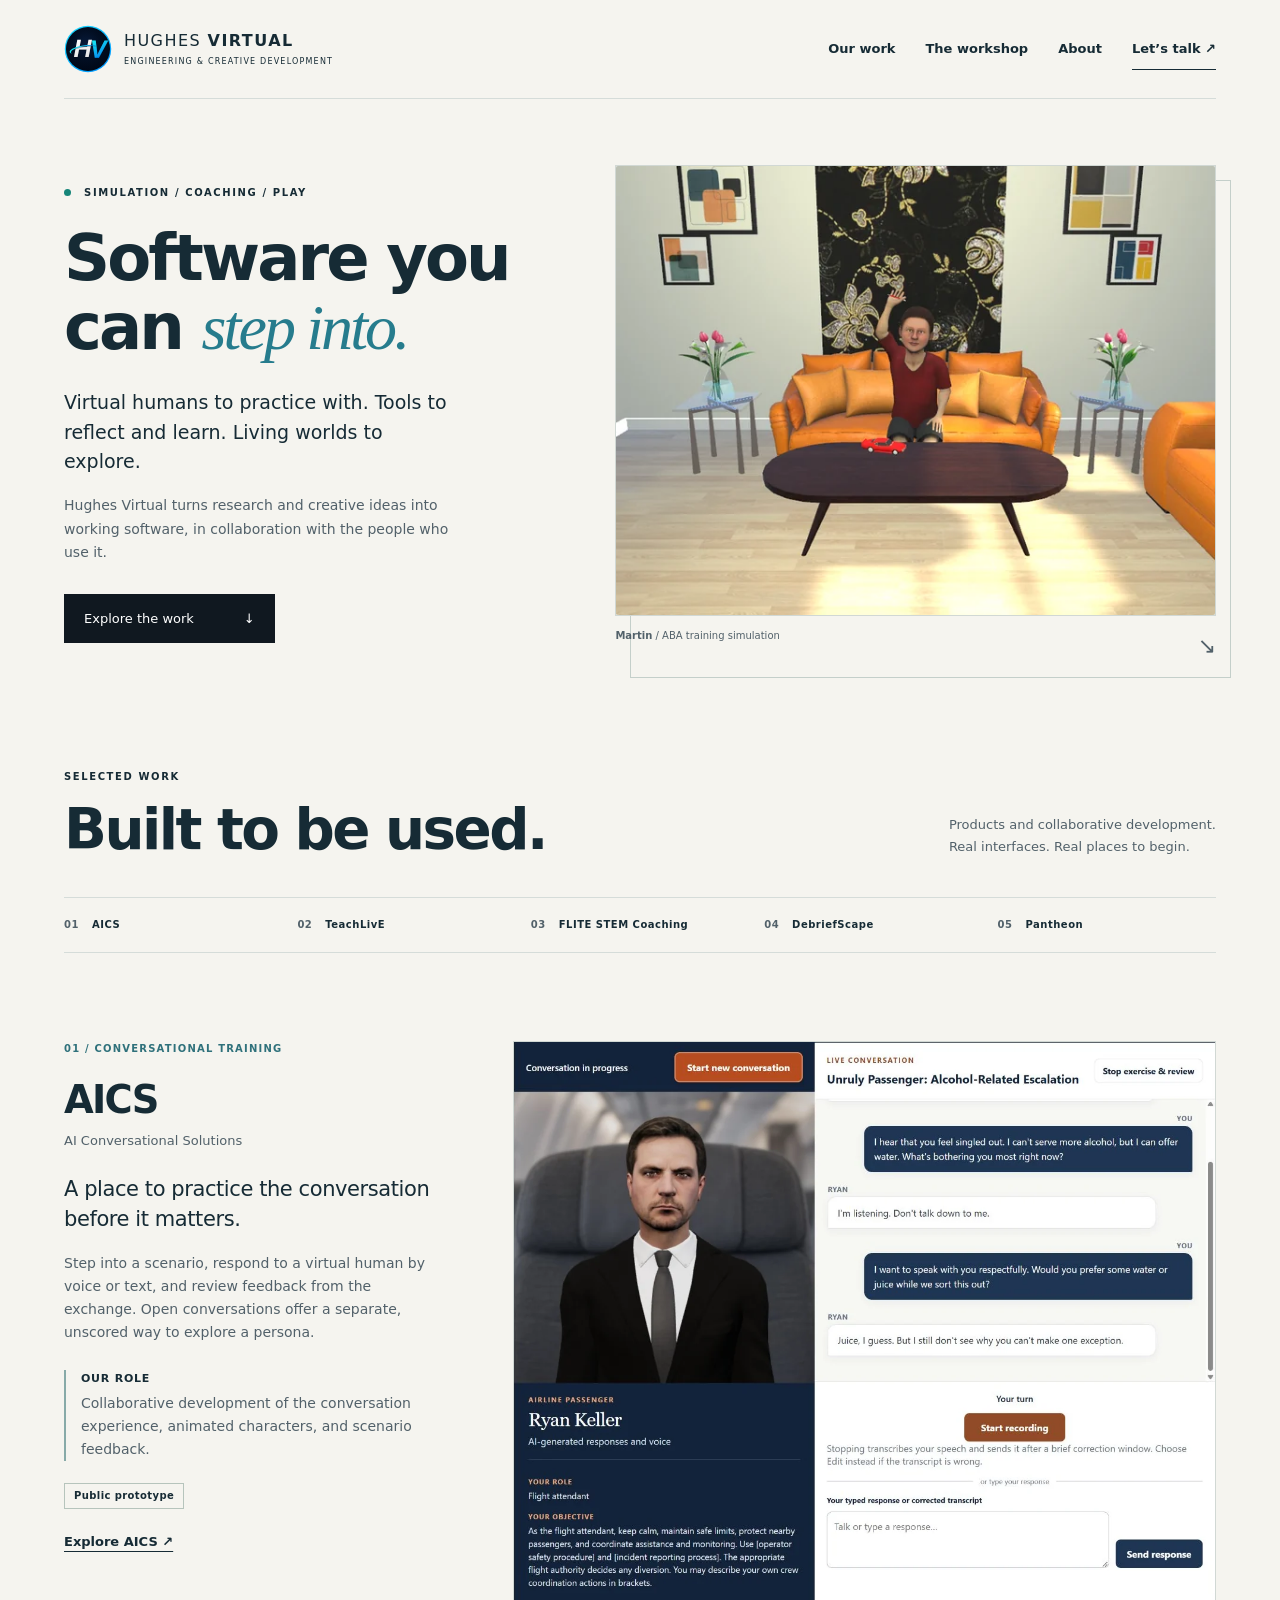
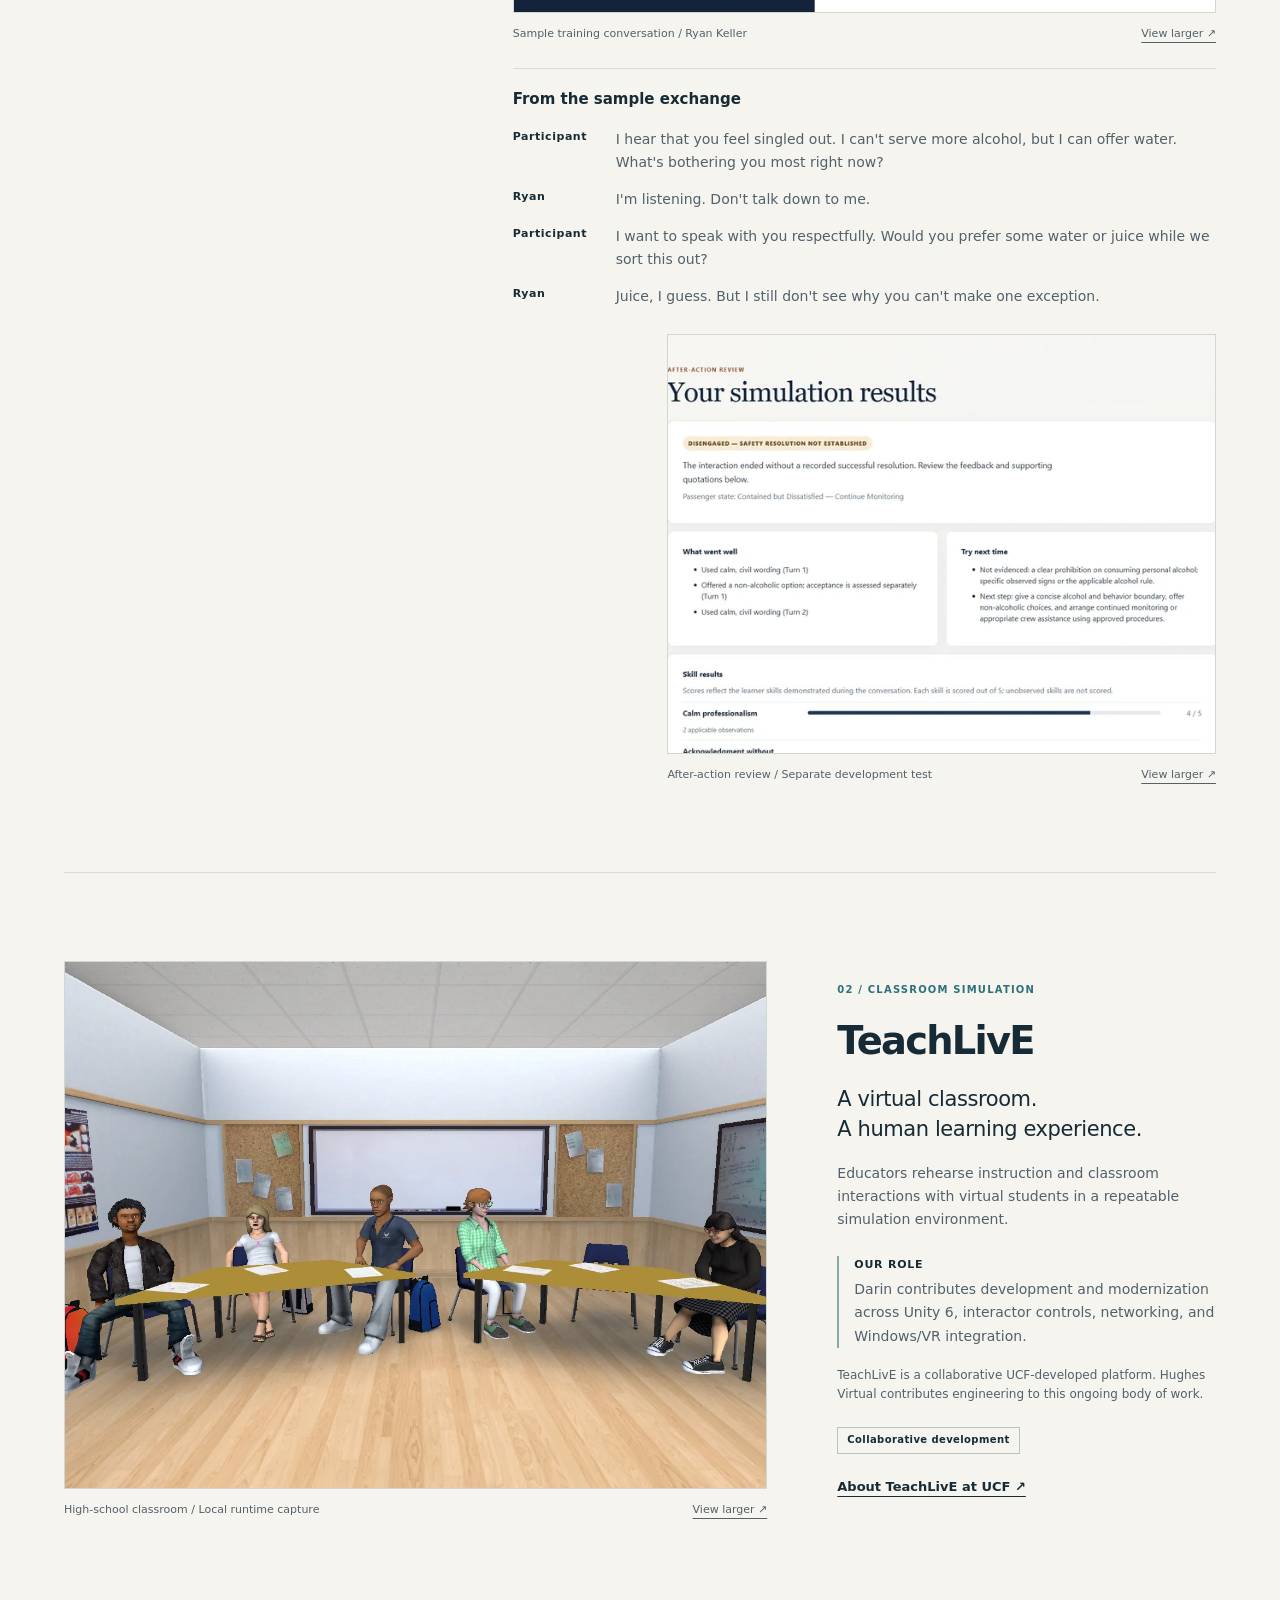
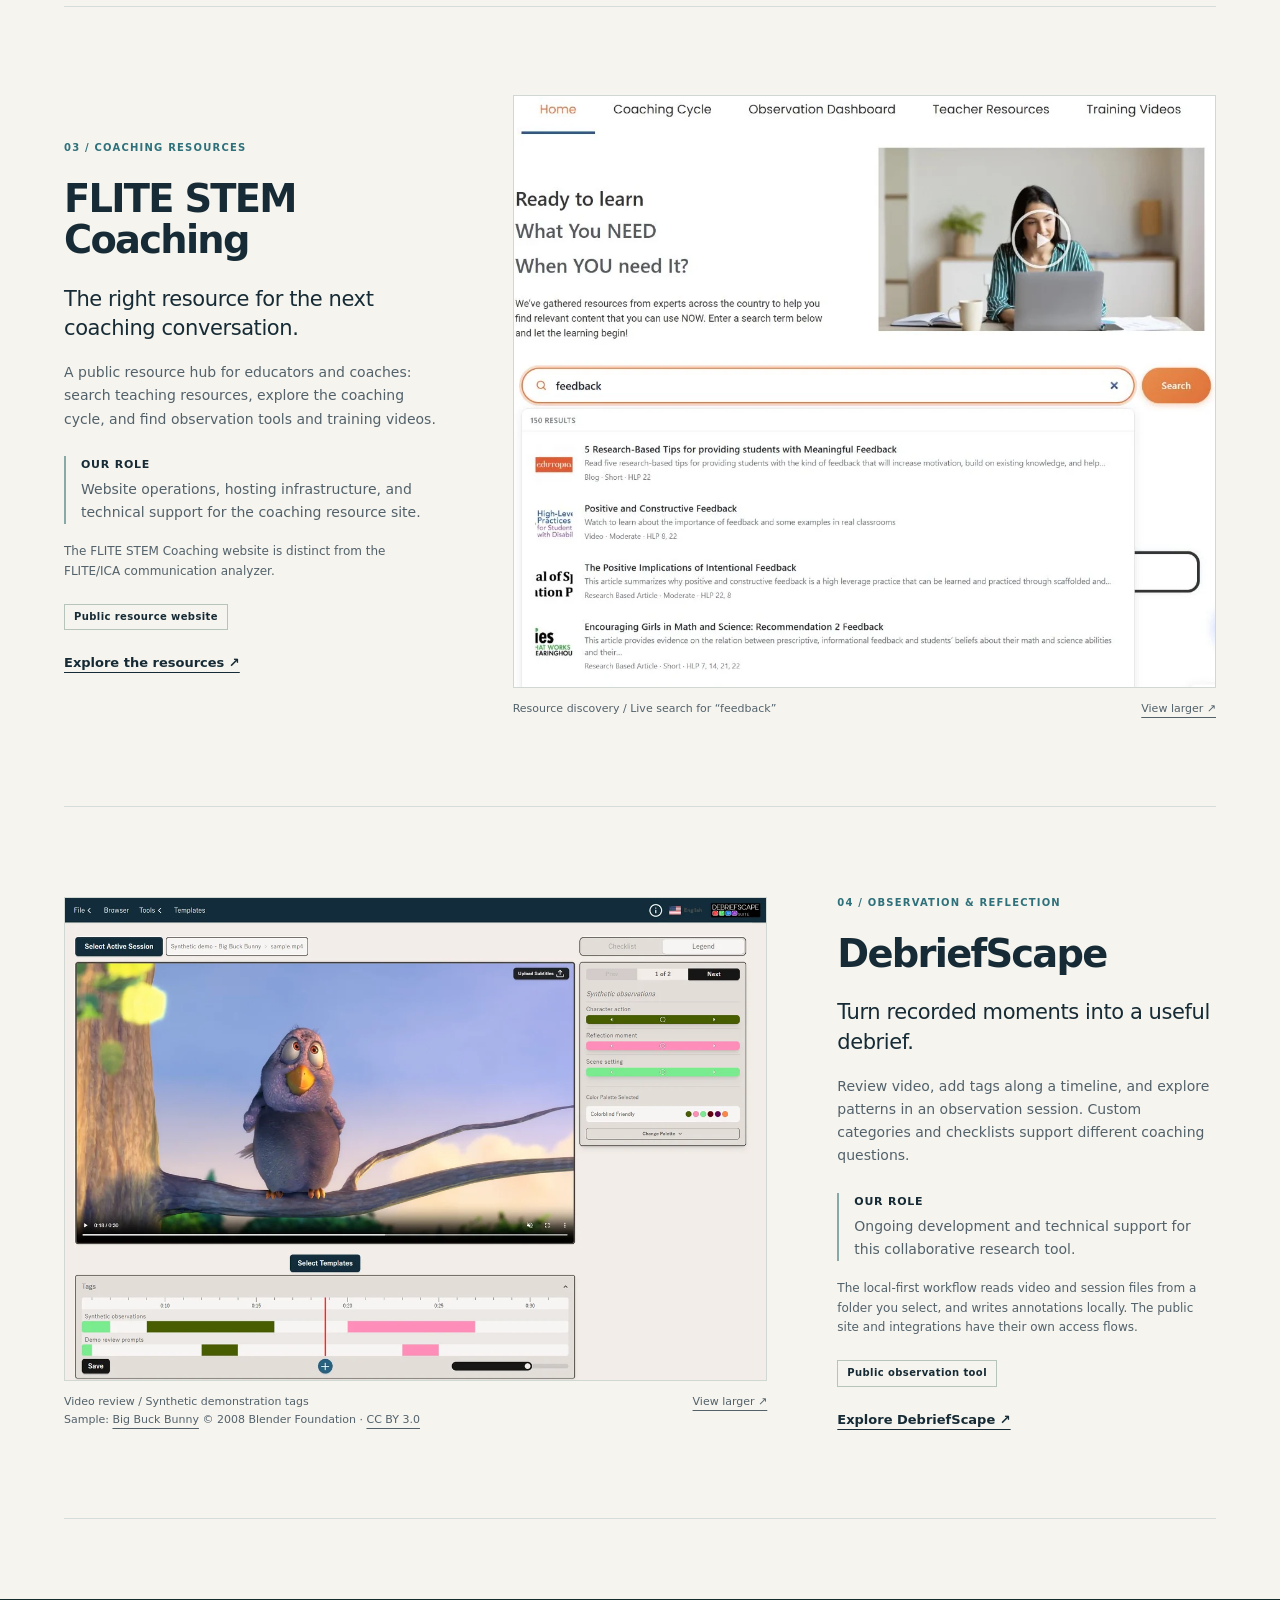
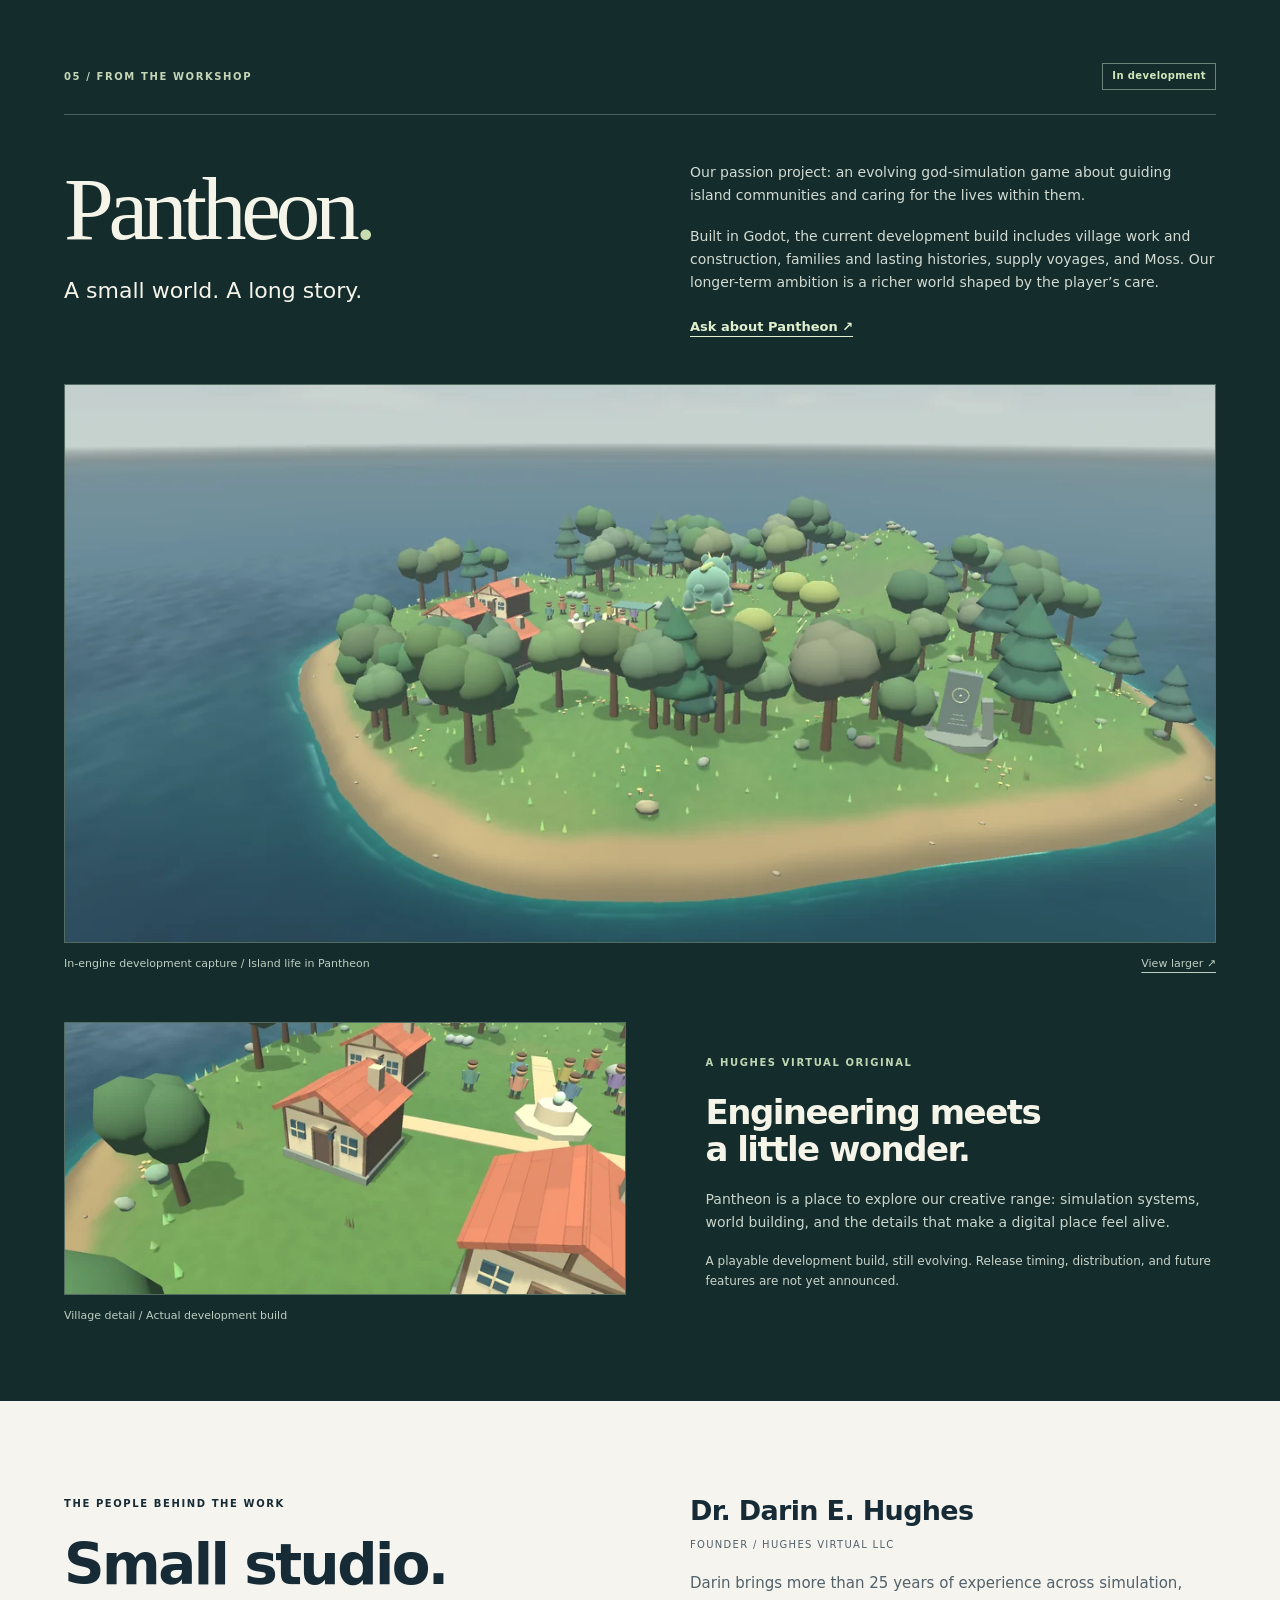
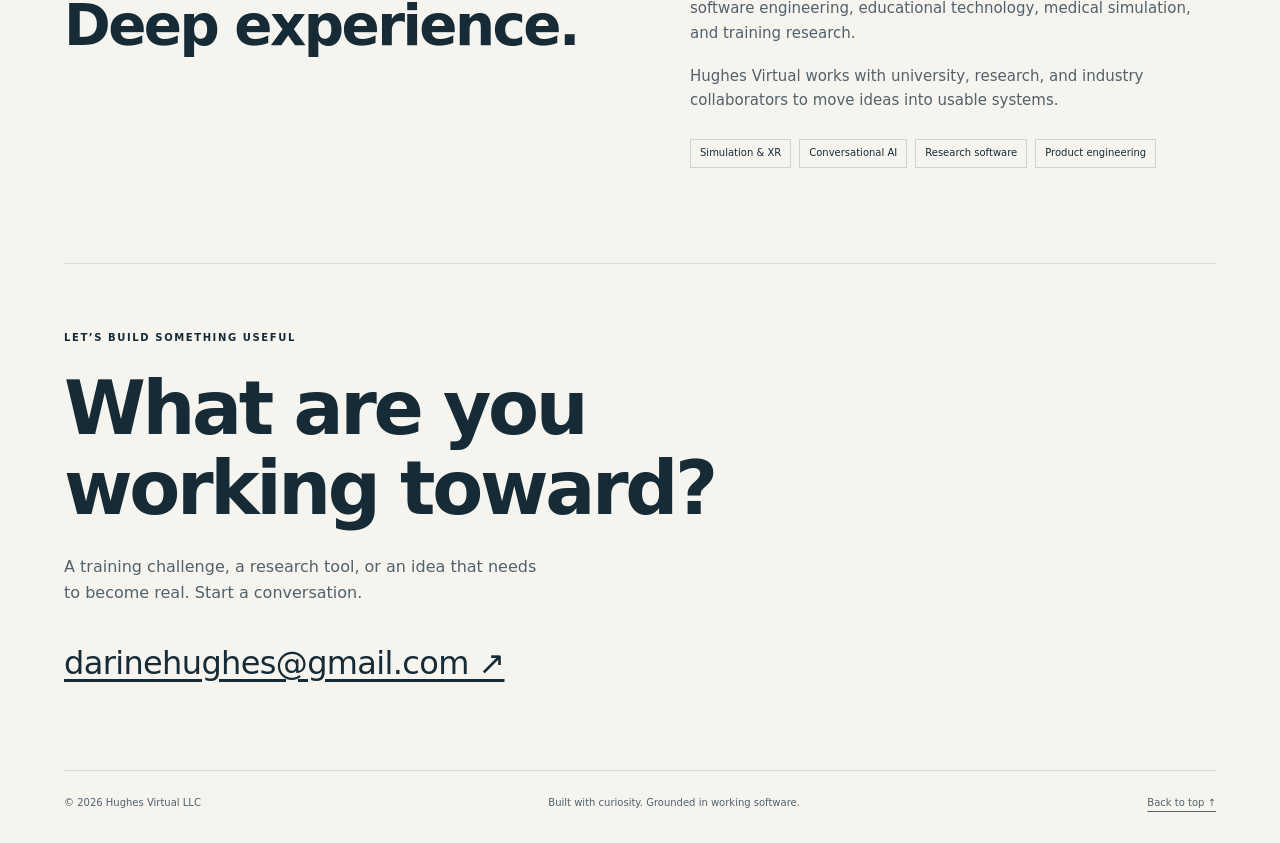
<file: index.html>
<!doctype html>
<html lang="en">
  <head>
    <meta charset="utf-8" />
    <meta name="viewport" content="width=device-width, initial-scale=1" />
    <title>Hughes Virtual | Working software. Human possibility.</title>
    <meta
      name="description"
      content="Explore working software from Hughes Virtual: AICS conversational training, TeachLivE development, FLITE STEM Coaching support, DebriefScape, and Pantheon, a god-simulation game in development."
    />
    <meta name="theme-color" content="#101820" />
    <link rel="canonical" href="https://darinehughes.github.io/" />
    <meta property="og:type" content="website" />
    <meta
      property="og:title"
      content="Hughes Virtual — Working software. Human possibility."
    />
    <meta
      property="og:description"
      content="Simulation, coaching tools, and worlds worth exploring. See the software we help build."
    />
    <meta property="og:url" content="https://darinehughes.github.io/" />
    <meta
      property="og:image"
      content="https://darinehughes.github.io/assets/social-preview.jpg"
    />
    <meta property="og:image:width" content="1200" />
    <meta property="og:image:height" content="630" />
    <meta
      property="og:image:alt"
      content="Hughes Virtual: a TeachLivE virtual classroom and an island in Pantheon."
    />
    <meta name="twitter:card" content="summary_large_image" />
    <link rel="icon" href="favicon.svg" type="image/svg+xml" />
    <link rel="apple-touch-icon" href="apple-touch-icon.png" />
    <link rel="stylesheet" href="assets/site.css" />
  </head>
  <body>
    <a class="skip" href="#main">Skip to content</a>
    <header class="site-header wrap">
      <a class="brand" href="#top" aria-label="Hughes Virtual home"
        ><img src="assets/hv-logo.svg" width="48" height="48" alt="" /><span
          >HUGHES <strong>VIRTUAL</strong
          ><small>ENGINEERING &amp; CREATIVE DEVELOPMENT</small></span
        ></a
      >
      <nav aria-label="Main navigation">
        <a href="#work">Our work</a><a href="#workshop">The workshop</a
        ><a href="#about">About</a
        ><a class="nav-contact" href="#contact">Let’s talk ↗</a>
      </nav>
    </header>
    <main id="main" tabindex="-1">
      <section class="hero wrap" id="top" aria-labelledby="hero-title">
        <div class="hero-copy">
          <p class="eyebrow">
            <span class="signal" aria-hidden="true"></span> SIMULATION /
            COACHING / PLAY
          </p>
          <h1 id="hero-title">Software you<br />can <em>step into.</em></h1>
          <p class="lede">
            Virtual humans to practice with. Tools to reflect and learn. Living
            worlds to explore.
          </p>
          <p>
            Hughes Virtual turns research and creative ideas into working
            software, in collaboration with the people who use it.
          </p>
          <a class="button" href="#work"
            >Explore the work <span aria-hidden="true">↓</span></a
          >
        </div>
        <figure class="hero-figure">
          <a
            class="image-link"
            href="#teachlive"
            aria-label="Explore our TeachLivE ABA development work"
            ><img
              src="assets/projects/martin-aba-920.webp"
              srcset="
                assets/projects/martin-aba-640.webp 640w,
                assets/projects/martin-aba-920.webp 920w
              "
              sizes="(max-width:760px) 90vw, 50vw"
              width="920"
              height="690"
              fetchpriority="high"
              alt="Martin raising a hand in the TeachLivE ABA training simulation, seated behind a table with a toy car in a furnished room."
          /></a>
          <figcaption>
            <span><b>Martin</b> / ABA training simulation</span
            ><a href="#teachlive" aria-label="Read about TeachLivE">↘</a>
          </figcaption>
        </figure>
      </section>
      <section class="work wrap" id="work" aria-labelledby="work-title">
        <div class="section-heading">
          <div>
            <p class="eyebrow">SELECTED WORK</p>
            <h2 id="work-title">Built to be used.</h2>
          </div>
          <p>
            Products and collaborative development.<br />Real interfaces. Real
            places to begin.
          </p>
        </div>
        <nav class="project-index" aria-label="Project navigation">
          <a href="#aics">01 <span>AICS</span></a
          ><a href="#teachlive">02 <span>TeachLivE</span></a
          ><a href="#flite">03 <span>FLITE STEM Coaching</span></a
          ><a href="#debriefscape">04 <span>DebriefScape</span></a
          ><a href="#workshop">05 <span>Pantheon</span></a>
        </nav>
        <article class="project" id="aics" aria-labelledby="aics-title">
          <div class="project-copy">
            <p class="project-number">01 / CONVERSATIONAL TRAINING</p>
            <h3 id="aics-title">AICS</h3>
            <p class="subtitle">AI Conversational Solutions</p>
            <p class="project-summary">
              A place to practice the conversation before it matters.
            </p>
            <p>
              Step into a scenario, respond to a virtual human by voice or text,
              and review feedback from the exchange. Open conversations offer a
              separate, unscored way to explore a persona.
            </p>
            <p class="contribution">
              <b>Our role</b> Collaborative development of the conversation
              experience, animated characters, and scenario feedback.
            </p>
            <span class="status">Public prototype</span
            ><a class="text-link" href="https://aics-sim.com/"
              >Explore AICS ↗</a
            >
          </div>
          <div class="project-images">
            <figure>
              <a
                class="image-link"
                href="assets/projects/aics-3d-1280.webp"
                aria-label="Open full AICS 3D screenshot"
                ><img
                  src="assets/projects/aics-3d-1280.webp"
                  srcset="
                    assets/projects/aics-3d-640.webp   640w,
                    assets/projects/aics-3d-1280.webp 1180w
                  "
                  sizes="(max-width:760px) 90vw, 58vw"
                  width="1180"
                  height="959"
                  loading="lazy"
                  decoding="async"
                  alt="Ryan Keller in the AICS 3D airline-passenger scenario beside an actual sample training conversation about respect, safe limits, and offering water or juice."
              /></a>
              <figcaption>
                <span>Sample training conversation / Ryan Keller</span
                ><a href="assets/projects/aics-3d-1280.webp">View larger ↗</a>
              </figcaption>
            </figure>
            <div
              class="sample-transcript"
              role="group"
              aria-labelledby="aics-excerpt-title"
            >
              <h4 id="aics-excerpt-title">From the sample exchange</h4>
              <dl>
                <dt>Participant</dt>
                <dd>
                  I hear that you feel singled out. I can't serve more alcohol,
                  but I can offer water. What's bothering you most right now?
                </dd>
                <dt>Ryan</dt>
                <dd>I'm listening. Don't talk down to me.</dd>
                <dt>Participant</dt>
                <dd>
                  I want to speak with you respectfully. Would you prefer some
                  water or juice while we sort this out?
                </dd>
                <dt>Ryan</dt>
                <dd>
                  Juice, I guess. But I still don't see why you can't make one
                  exception.
                </dd>
              </dl>
            </div>
            <figure class="feedback">
              <a
                class="image-link"
                href="assets/projects/aics-feedback-1280.webp"
                aria-label="Open full AICS feedback screenshot"
                ><img
                  src="assets/projects/aics-feedback-640.webp"
                  srcset="
                    assets/projects/aics-feedback-640.webp   640w,
                    assets/projects/aics-feedback-1280.webp 1175w
                  "
                  sizes="(max-width:760px) 90vw, 40vw"
                  width="1175"
                  height="900"
                  loading="lazy"
                  decoding="async"
                  alt="AICS after-action review from a development test, showing strengths, next steps, and skill results."
              /></a>
              <figcaption>
                <span>After-action review / Separate development test</span
                ><a href="assets/projects/aics-feedback-1280.webp"
                  >View larger ↗</a
                >
              </figcaption>
            </figure>
          </div>
        </article>
        <article
          class="project reverse"
          id="teachlive"
          aria-labelledby="teachlive-title"
        >
          <div class="project-copy">
            <p class="project-number">02 / CLASSROOM SIMULATION</p>
            <h3 id="teachlive-title">TeachLivE</h3>
            <p class="project-summary">
              A virtual classroom.<br />A human learning experience.
            </p>
            <p>
              Educators rehearse instruction and classroom interactions with
              virtual students in a repeatable simulation environment.
            </p>
            <p class="contribution">
              <b>Our role</b> Darin contributes development and modernization
              across Unity 6, interactor controls, networking, and Windows/VR
              integration.
            </p>
            <p class="credit">
              TeachLivE is a collaborative UCF-developed platform. Hughes
              Virtual contributes engineering to this ongoing body of work.
            </p>
            <span class="status">Collaborative development</span
            ><a
              class="text-link"
              href="https://www.ucf.edu/research/research-project/teachlive/"
              >About TeachLivE at UCF ↗</a
            >
          </div>
          <figure>
            <a
              class="image-link"
              href="assets/projects/teachlive-1280.webp"
              aria-label="Open full TeachLivE classroom screenshot"
              ><img
                src="assets/projects/teachlive-1280.webp"
                srcset="
                  assets/projects/teachlive-640.webp   640w,
                  assets/projects/teachlive-1280.webp 1200w
                "
                sizes="(max-width:760px) 90vw, 58vw"
                width="1200"
                height="900"
                loading="lazy"
                decoding="async"
                alt="TeachLivE high-school classroom running in a local Unity build, with five virtual students at tables."
            /></a>
            <figcaption>
              <span>High-school classroom / Local runtime capture</span
              ><a href="assets/projects/teachlive-1280.webp">View larger ↗</a>
            </figcaption>
          </figure>
        </article>
        <article class="project" id="flite" aria-labelledby="flite-title">
          <div class="project-copy">
            <p class="project-number">03 / COACHING RESOURCES</p>
            <h3 id="flite-title">FLITE STEM<br />Coaching</h3>
            <p class="project-summary">
              The right resource for the next coaching conversation.
            </p>
            <p>
              A public resource hub for educators and coaches: search teaching
              resources, explore the coaching cycle, and find observation tools
              and training videos.
            </p>
            <p class="contribution">
              <b>Our role</b> Website operations, hosting infrastructure, and
              technical support for the coaching resource site.
            </p>
            <p class="credit">
              The FLITE STEM Coaching website is distinct from the FLITE/ICA
              communication analyzer.
            </p>
            <span class="status">Public resource website</span
            ><a class="text-link" href="https://flitestemcoaching.org/"
              >Explore the resources ↗</a
            >
          </div>
          <figure>
            <a
              class="image-link"
              href="assets/projects/flite-1280.webp"
              aria-label="Open full FLITE STEM Coaching screenshot"
              ><img
                src="assets/projects/flite-1280.webp"
                srcset="
                  assets/projects/flite-640.webp   640w,
                  assets/projects/flite-1280.webp 1127w
                "
                sizes="(max-width:760px) 90vw, 58vw"
                width="1127"
                height="950"
                loading="lazy"
                decoding="async"
                alt="FLITE STEM Coaching resource suggestions for feedback, including articles and videos with practice and duration labels."
            /></a>
            <figcaption>
              <span>Resource discovery / Live search for “feedback”</span
              ><a href="assets/projects/flite-1280.webp">View larger ↗</a>
            </figcaption>
          </figure>
        </article>
        <article
          class="project reverse"
          id="debriefscape"
          aria-labelledby="ds-title"
        >
          <div class="project-copy">
            <p class="project-number">04 / OBSERVATION &amp; REFLECTION</p>
            <h3 id="ds-title">DebriefScape</h3>
            <p class="project-summary">
              Turn recorded moments into a useful debrief.
            </p>
            <p>
              Review video, add tags along a timeline, and explore patterns in
              an observation session. Custom categories and checklists support
              different coaching questions.
            </p>
            <p class="contribution">
              <b>Our role</b> Ongoing development and technical support for this
              collaborative research tool.
            </p>
            <p class="credit">
              The local-first workflow reads video and session files from a
              folder you select, and writes annotations locally. The public site
              and integrations have their own access flows.
            </p>
            <span class="status">Public observation tool</span
            ><a class="text-link" href="https://debriefscape.org/"
              >Explore DebriefScape ↗</a
            >
          </div>
          <figure>
            <a
              class="image-link"
              href="assets/projects/debriefscape-1920.webp"
              aria-label="Open full DebriefScape interface screenshot"
              ><img
                src="assets/projects/debriefscape-1280.webp"
                srcset="
                  assets/projects/debriefscape-640.webp   640w,
                  assets/projects/debriefscape-1280.webp 1280w,
                  assets/projects/debriefscape-1920.webp 1920w
                "
                sizes="(max-width:760px) 90vw, 58vw"
                width="1280"
                height="881"
                loading="lazy"
                decoding="async"
                alt="DebriefScape video review showing an animated Big Buck Bunny sample frame, synthetic annotation tracks, and the tag legend; no participant data."
            /></a>
            <figcaption>
              <span
                >Video review / Synthetic demonstration tags<br />
                Sample:
                <a href="https://peach.blender.org/about/">Big Buck Bunny</a> ©
                2008 Blender Foundation ·
                <a href="https://creativecommons.org/licenses/by/3.0/"
                  >CC BY 3.0</a
                ></span
              ><a href="assets/projects/debriefscape-1920.webp"
                >View larger ↗</a
              >
            </figcaption>
          </figure>
        </article>
      </section>
      <section class="workshop" id="workshop" aria-labelledby="pantheon-title">
        <div class="wrap">
          <div class="workshop-heading">
            <p class="eyebrow">05 / FROM THE WORKSHOP</p>
            <span class="status">In development</span>
          </div>
          <div class="workshop-intro">
            <div>
              <h2 id="pantheon-title">
                Pantheon<span aria-hidden="true">.</span>
              </h2>
              <p class="workshop-tagline">A small world. A long story.</p>
            </div>
            <div>
              <p>
                Our passion project: an evolving god-simulation game about
                guiding island communities and caring for the lives within them.
              </p>
              <p>
                Built in Godot, the current development build includes village
                work and construction, families and lasting histories, supply
                voyages, and Moss. Our longer-term ambition is a richer world
                shaped by the player’s care.
              </p>
              <a
                class="text-link"
                href="mailto:darinehughes@gmail.com?subject=Pantheon%20development%20demo"
                >Ask about Pantheon ↗</a
              >
            </div>
          </div>
          <figure class="landscape">
            <a
              class="image-link"
              href="assets/projects/pantheon-1920.webp"
              aria-label="Open full Pantheon island screenshot"
              ><img
                src="assets/projects/pantheon-1920.webp"
                srcset="
                  assets/projects/pantheon-640.webp   640w,
                  assets/projects/pantheon-1280.webp 1280w,
                  assets/projects/pantheon-1920.webp 1920w
                "
                sizes="90vw"
                width="1920"
                height="930"
                loading="lazy"
                decoding="async"
                alt="In-engine Pantheon view of a wooded island with cottages, villagers, Moss, and blue coastal water."
            /></a>
            <figcaption>
              <span
                >In-engine development capture / Island life in Pantheon</span
              ><a href="assets/projects/pantheon-1920.webp">View larger ↗</a>
            </figcaption>
          </figure>
          <div class="workshop-detail">
            <figure>
              <a
                class="image-link"
                href="assets/projects/pantheon-village-1920.webp"
                aria-label="Open Pantheon village detail screenshot"
                ><img
                  src="assets/projects/pantheon-village-1280.webp"
                  srcset="
                    assets/projects/pantheon-village-640.webp   640w,
                    assets/projects/pantheon-village-1280.webp 1280w
                  "
                  sizes="(max-width:760px) 90vw, 43vw"
                  width="1920"
                  height="930"
                  loading="lazy"
                  decoding="async"
                  alt="Closer in-engine view of Pantheon’s cottages and villagers around a village monument."
              /></a>
              <figcaption>Village detail / Actual development build</figcaption>
            </figure>
            <div>
              <p class="eyebrow">A HUGHES VIRTUAL ORIGINAL</p>
              <h3>Engineering meets<br />a little wonder.</h3>
              <p>
                Pantheon is a place to explore our creative range: simulation
                systems, world building, and the details that make a digital
                place feel alive.
              </p>
              <p class="credit">
                A playable development build, still evolving. Release timing,
                distribution, and future features are not yet announced.
              </p>
            </div>
          </div>
        </div>
      </section>
      <section class="about wrap" id="about" aria-labelledby="about-title">
        <div>
          <p class="eyebrow">THE PEOPLE BEHIND THE WORK</p>
          <h2 id="about-title">Small studio.<br />Deep experience.</h2>
        </div>
        <div>
          <h3>Dr. Darin E. Hughes</h3>
          <p class="founder">FOUNDER / HUGHES VIRTUAL LLC</p>
          <p>
            Darin brings more than 25 years of experience across simulation,
            software engineering, educational technology, medical simulation,
            and training research.
          </p>
          <p>
            Hughes Virtual works with university, research, and industry
            collaborators to move ideas into usable systems.
          </p>
          <div class="capabilities">
            <span>Simulation &amp; XR</span><span>Conversational AI</span
            ><span>Research software</span><span>Product engineering</span>
          </div>
        </div>
      </section>
      <section
        class="contact wrap"
        id="contact"
        aria-labelledby="contact-title"
      >
        <p class="eyebrow">LET’S BUILD SOMETHING USEFUL</p>
        <h2 id="contact-title">What are you<br />working toward?</h2>
        <p>
          A training challenge, a research tool, or an idea that needs to become
          real. Start a conversation.
        </p>
        <a href="mailto:darinehughes@gmail.com">darinehughes@gmail.com ↗</a>
      </section>
    </main>
    <footer class="wrap">
      <span>© 2026 Hughes Virtual LLC</span
      ><span>Built with curiosity. Grounded in working software.</span
      ><a href="#top">Back to top ↑</a>
    </footer>
  </body>
</html>
</file>
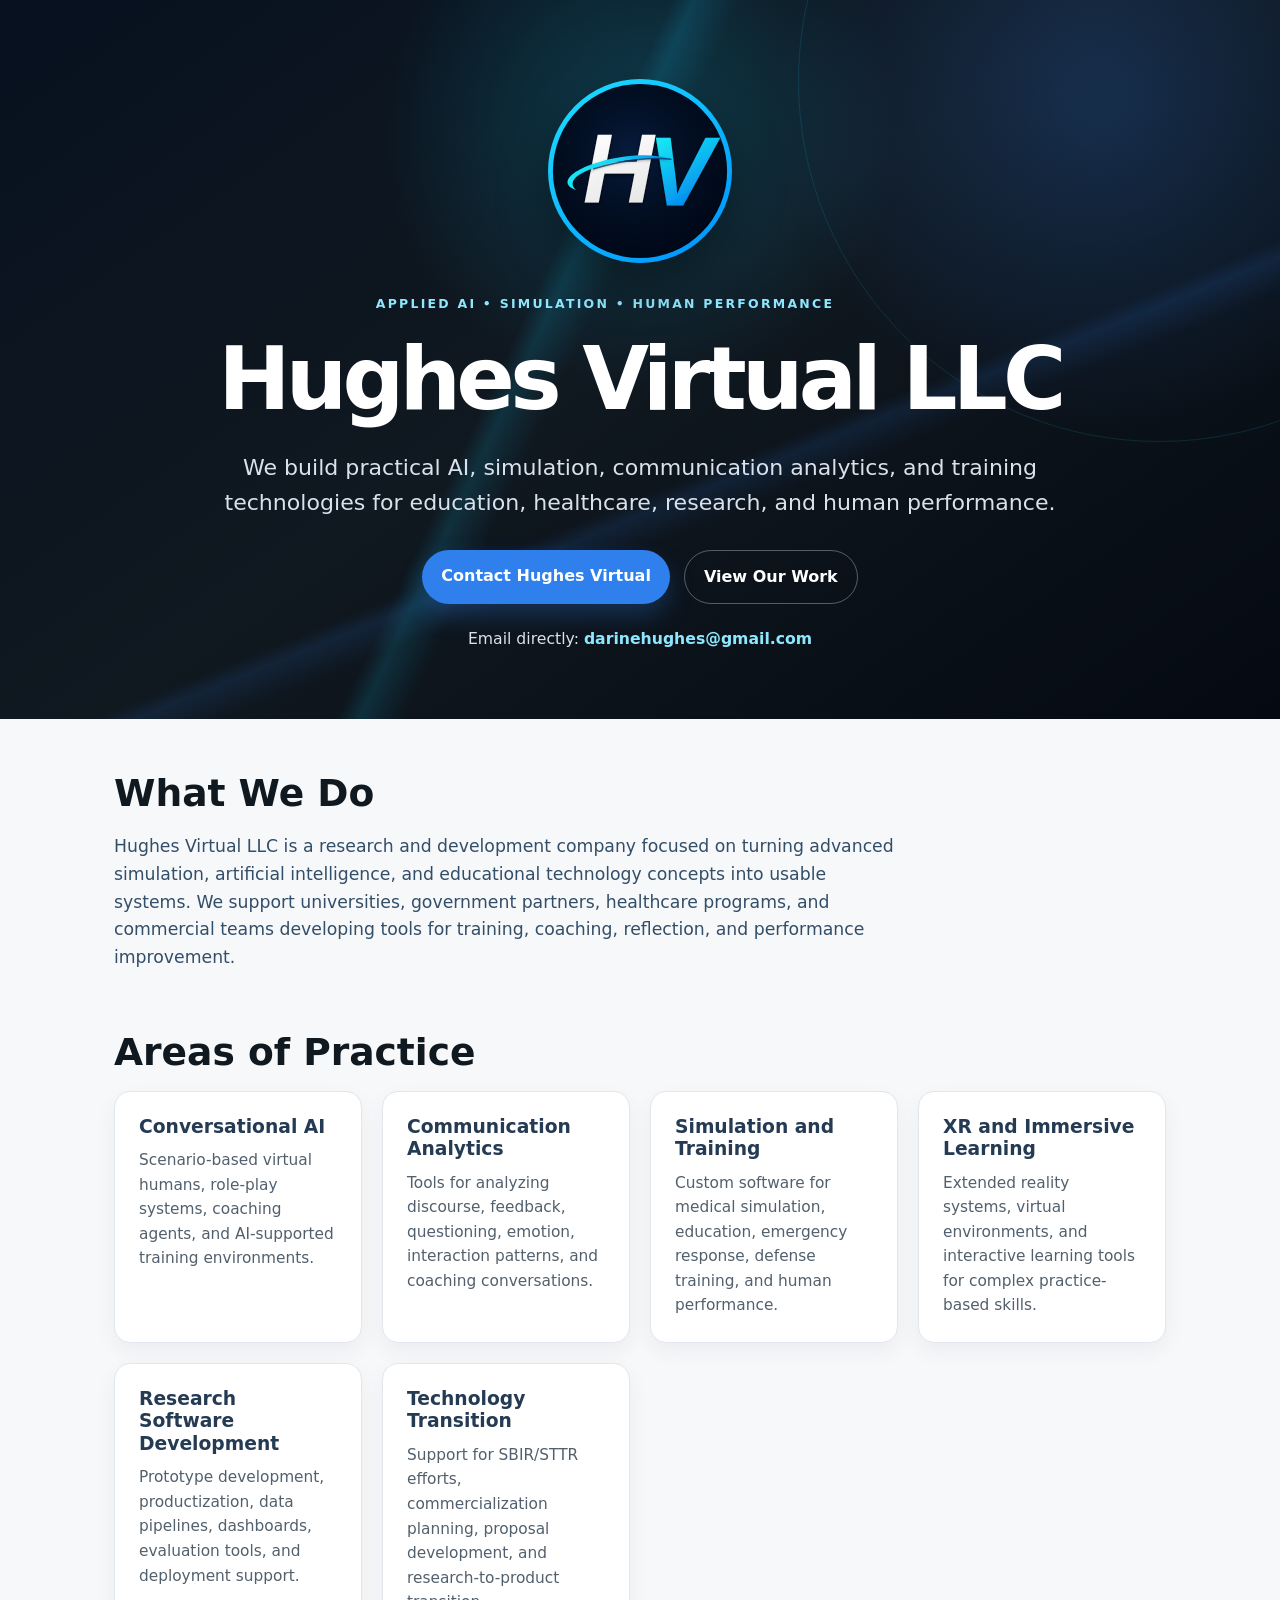
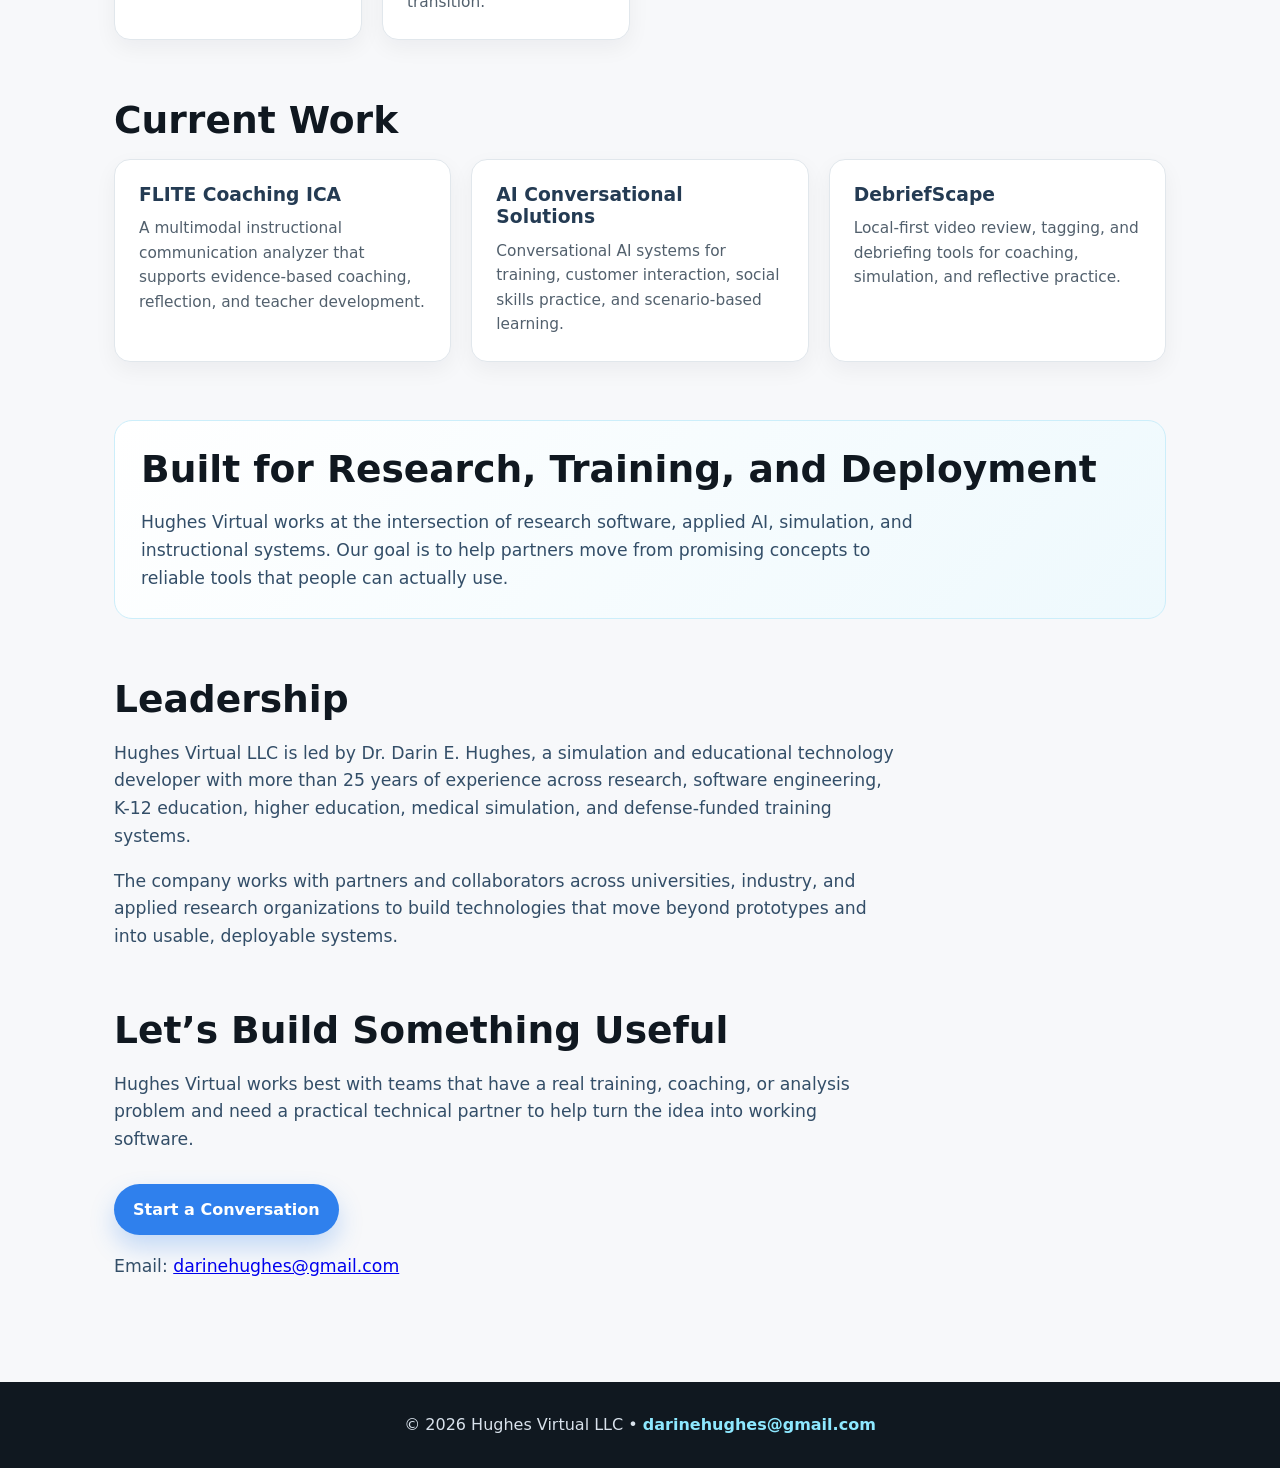
<file: hughesvr_index_with_email.html>
<!doctype html>
<html lang="en">
<head>
  <meta charset="utf-8" />
  <meta name="viewport" content="width=device-width, initial-scale=1" />
  <title>Hughes Virtual LLC</title>
  <meta name="description" content="Hughes Virtual LLC develops applied AI, simulation, communication analytics, and training technologies for education, healthcare, and human performance." />
  <link rel="icon" href="favicon.svg" type="image/svg+xml" />
  <link rel="apple-touch-icon" href="apple-touch-icon.png" />

  <style>
    :root {
      --navy: #101820;
      --navy-deep: #07111f;
      --ink: #1f2933;
      --muted: #52606d;
      --light: #f7f8fa;
      --card: #ffffff;
      --line: #e1e7ec;
      --cyan: #13c9f5;
      --blue: #2f80ed;
    }

    * {
      box-sizing: border-box;
    }

    html {
      scroll-behavior: smooth;
    }

    body {
      margin: 0;
      font-family: system-ui, -apple-system, BlinkMacSystemFont, "Segoe UI", sans-serif;
      line-height: 1.6;
      color: var(--ink);
      background: var(--light);
    }

    header {
      position: relative;
      overflow: hidden;
      min-height: 72vh;
      display: flex;
      align-items: center;
      justify-content: center;
      padding: 76px 24px 68px;
      color: white;
      text-align: center;
      background:
        radial-gradient(circle at 50% 18%, rgba(19, 201, 245, 0.22), transparent 30%),
        radial-gradient(circle at 86% 14%, rgba(47, 128, 237, 0.22), transparent 26%),
        linear-gradient(145deg, #07111f 0%, #101820 48%, #050a12 100%);
    }

    header::before {
      content: "";
      position: absolute;
      inset: -20%;
      background:
        linear-gradient(115deg, transparent 0%, transparent 44%, rgba(19, 201, 245, 0.14) 45%, transparent 47%),
        linear-gradient(158deg, transparent 0%, transparent 58%, rgba(47, 128, 237, 0.12) 59%, transparent 61%);
      pointer-events: none;
    }

    header::after {
      content: "";
      position: absolute;
      width: 720px;
      height: 720px;
      border: 1px solid rgba(19, 201, 245, 0.14);
      border-radius: 50%;
      top: -280px;
      right: -240px;
      pointer-events: none;
    }

    .hero {
      position: relative;
      z-index: 1;
      max-width: 980px;
      margin: 0 auto;
    }

    .logo {
      display: block;
      width: 190px;
      max-width: 44vw;
      margin: 0 auto 28px;
      filter: drop-shadow(0 18px 26px rgba(0, 0, 0, 0.38));
    }

    .eyebrow {
      margin: 0 0 14px;
      color: #8de8ff;
      font-size: 0.78rem;
      font-weight: 800;
      letter-spacing: 0.18em;
      text-transform: uppercase;
    }

    h1, h2, h3 {
      line-height: 1.2;
      margin: 0 0 16px;
    }

    h1 {
      margin-bottom: 18px;
      font-size: clamp(2.7rem, 7vw, 5.4rem);
      letter-spacing: -0.055em;
    }

    h2 {
      font-size: clamp(1.75rem, 4vw, 2.35rem);
      color: var(--navy);
    }

    h3 {
      color: #243b53;
    }

    p {
      max-width: 780px;
    }

    .tagline {
      margin: 0 auto;
      font-size: clamp(1.08rem, 2.2vw, 1.38rem);
      max-width: 850px;
      color: #d9e2ec;
    }

    .actions {
      display: flex;
      justify-content: center;
      flex-wrap: wrap;
      gap: 14px;
      margin-top: 30px;
    }

    .button {
      display: inline-block;
      padding: 13px 19px;
      background: var(--blue);
      color: white;
      text-decoration: none;
      border-radius: 999px;
      font-weight: 750;
      box-shadow: 0 12px 24px rgba(47, 128, 237, 0.26);
    }

    .button.secondary {
      background: transparent;
      border: 1px solid rgba(217, 226, 236, 0.36);
      box-shadow: none;
    }

    .button:hover {
      transform: translateY(-1px);
    }

    .contact-email {
      margin: 22px auto 0;
      color: #d9e2ec;
      font-size: 0.98rem;
    }

    .contact-email a {
      color: #8de8ff;
      font-weight: 700;
      text-decoration: none;
    }

    .contact-email a:hover {
      text-decoration: underline;
    }

    main {
      max-width: 1100px;
      margin: 0 auto;
      padding: 52px 24px 44px;
    }

    section {
      margin-bottom: 58px;
    }

    .intro {
      font-size: 1.08rem;
      color: #334e68;
    }

    .grid {
      display: grid;
      grid-template-columns: repeat(auto-fit, minmax(245px, 1fr));
      gap: 20px;
    }

    .card {
      background: var(--card);
      border: 1px solid var(--line);
      border-radius: 16px;
      padding: 24px;
      box-shadow: 0 8px 22px rgba(16, 24, 32, 0.05);
    }

    .card h3 {
      margin-bottom: 10px;
    }

    .small {
      margin: 0;
      font-size: 0.96rem;
      color: var(--muted);
    }

    .banner {
      background: linear-gradient(135deg, #ffffff 0%, #eef9fd 100%);
      border: 1px solid #cceefa;
      border-radius: 18px;
      padding: 26px;
    }

    .banner p {
      margin-bottom: 0;
    }

    footer {
      background: var(--navy);
      color: #d9e2ec;
      padding: 30px 24px;
      text-align: center;
    }

    footer p {
      margin: 0 auto;
    }

    footer a {
      color: #8de8ff;
      text-decoration: none;
      font-weight: 700;
    }

    footer a:hover {
      text-decoration: underline;
    }

    @media (max-width: 640px) {
      header {
        min-height: auto;
        padding: 56px 20px 50px;
      }

      .logo {
        width: 145px;
      }

      .actions {
        flex-direction: column;
        align-items: stretch;
      }

      .button {
        width: 100%;
      }

      main {
        padding-top: 42px;
      }
    }
  </style>
</head>

<body>
  <header>
    <div class="hero">
      <img class="logo" src="assets/hv-logo.svg" alt="Hughes Virtual logo" />

      <p class="eyebrow">Applied AI • Simulation • Human Performance</p>

      <h1>Hughes Virtual LLC</h1>

      <p class="tagline">
        We build practical AI, simulation, communication analytics, and training technologies for education, healthcare, research, and human performance.
      </p>

      <div class="actions">
        <a class="button" href="mailto:darinehughes@gmail.com">Contact Hughes Virtual</a>
        <a class="button secondary" href="#work">View Our Work</a>
      </div>

      <p class="contact-email">
        Email directly:
        <a href="mailto:darinehughes@gmail.com">darinehughes@gmail.com</a>
      </p>
    </div>
  </header>

  <main>
    <section>
      <h2>What We Do</h2>
      <p class="intro">
        Hughes Virtual LLC is a research and development company focused on turning advanced simulation, artificial intelligence, and educational technology concepts into usable systems. We support universities, government partners, healthcare programs, and commercial teams developing tools for training, coaching, reflection, and performance improvement.
      </p>
    </section>

    <section>
      <h2>Areas of Practice</h2>
      <div class="grid">
        <div class="card">
          <h3>Conversational AI</h3>
          <p class="small">Scenario-based virtual humans, role-play systems, coaching agents, and AI-supported training environments.</p>
        </div>

        <div class="card">
          <h3>Communication Analytics</h3>
          <p class="small">Tools for analyzing discourse, feedback, questioning, emotion, interaction patterns, and coaching conversations.</p>
        </div>

        <div class="card">
          <h3>Simulation and Training</h3>
          <p class="small">Custom software for medical simulation, education, emergency response, defense training, and human performance.</p>
        </div>

        <div class="card">
          <h3>XR and Immersive Learning</h3>
          <p class="small">Extended reality systems, virtual environments, and interactive learning tools for complex practice-based skills.</p>
        </div>

        <div class="card">
          <h3>Research Software Development</h3>
          <p class="small">Prototype development, productization, data pipelines, dashboards, evaluation tools, and deployment support.</p>
        </div>

        <div class="card">
          <h3>Technology Transition</h3>
          <p class="small">Support for SBIR/STTR efforts, commercialization planning, proposal development, and research-to-product transition.</p>
        </div>
      </div>
    </section>

    <section id="work">
      <h2>Current Work</h2>
      <div class="grid">
        <div class="card">
          <h3>FLITE Coaching ICA</h3>
          <p class="small">A multimodal instructional communication analyzer that supports evidence-based coaching, reflection, and teacher development.</p>
        </div>

        <div class="card">
          <h3>AI Conversational Solutions</h3>
          <p class="small">Conversational AI systems for training, customer interaction, social skills practice, and scenario-based learning.</p>
        </div>

        <div class="card">
          <h3>DebriefScape</h3>
          <p class="small">Local-first video review, tagging, and debriefing tools for coaching, simulation, and reflective practice.</p>
        </div>
      </div>
    </section>

    <section class="banner">
      <h2>Built for Research, Training, and Deployment</h2>
      <p class="intro">
        Hughes Virtual works at the intersection of research software, applied AI, simulation, and instructional systems. Our goal is to help partners move from promising concepts to reliable tools that people can actually use.
      </p>
    </section>

    <section>
      <h2>Leadership</h2>
      <p class="intro">
        Hughes Virtual LLC is led by Dr. Darin E. Hughes, a simulation and educational technology developer with more than 25 years of experience across research, software engineering, K-12 education, higher education, medical simulation, and defense-funded training systems.
      </p>
      <p class="intro">
        The company works with partners and collaborators across universities, industry, and applied research organizations to build technologies that move beyond prototypes and into usable, deployable systems.
      </p>
    </section>

    <section>
      <h2>Let’s Build Something Useful</h2>
      <p class="intro">
        Hughes Virtual works best with teams that have a real training, coaching, or analysis problem and need a practical technical partner to help turn the idea into working software.
      </p>

      <div class="actions" style="justify-content: flex-start;">
        <a class="button" href="mailto:darinehughes@gmail.com">Start a Conversation</a>
      </div>

      <p class="intro">
        Email:
        <a href="mailto:darinehughes@gmail.com">darinehughes@gmail.com</a>
      </p>
    </section>
  </main>

  <footer>
    <p>© 2026 Hughes Virtual LLC • <a href="mailto:darinehughes@gmail.com">darinehughes@gmail.com</a></p>
  </footer>
</body>
</html>
</file>
<file: assets/site.css>
:root {
  --navy: #101820;
  --paper: #f5f4ef;
  --ink: #162b35;
  --muted: #52616a;
  --line: #d5dcd9;
  --cyan: #13c9f5;
}
* {
  box-sizing: border-box;
}
html {
  scroll-behavior: auto;
  scroll-padding-top: 30px;
}
body {
  margin: 0;
  background: var(--paper);
  color: var(--ink);
  font-family:
    system-ui,
    -apple-system,
    BlinkMacSystemFont,
    "Segoe UI",
    sans-serif;
  line-height: 1.65;
}
a {
  color: inherit;
  text-underline-offset: 5px;
}
a:hover {
  text-decoration-thickness: 2px;
}
a:focus-visible {
  outline: 3px solid #087d9a;
  outline-offset: 6px;
}
img {
  display: block;
  max-width: 100%;
  height: auto;
}
figure,
p {
  margin: 0;
}
figure {
  min-width: 0;
}
p + p {
  margin-top: 18px;
}
h1,
h2,
h3 {
  font-weight: 550;
  line-height: 1.08;
  letter-spacing: -0.045em;
  margin: 0;
}
h1 {
  font-size: clamp(3rem, 5vw, 5.2rem);
}
h2 {
  font-size: clamp(2.5rem, 4.4vw, 4.5rem);
}
h3 {
  font-size: clamp(2.1rem, 3vw, 3.2rem);
}
.wrap {
  width: min(1280px, 90%);
  margin-inline: auto;
}
.site-header {
  display: flex;
  align-items: center;
  justify-content: space-between;
  gap: 30px;
  padding-block: 25px;
  border-bottom: 1px solid var(--line);
}
.brand {
  display: flex;
  align-items: center;
  gap: 12px;
  text-decoration: none;
  line-height: 1.25;
  letter-spacing: 0.09em;
  font-size: 16px;
}
.brand strong {
  font-weight: 800;
}
.brand small {
  display: block;
  font-size: 8px;
  letter-spacing: 0.15em;
  margin-top: 6px;
}
.brand img {
  border-radius: 50%;
}
nav {
  display: flex;
  align-items: center;
  gap: 30px;
  font-size: 13px;
  font-weight: 650;
}
nav a {
  text-decoration: none;
  padding-block: 10px;
}
.nav-contact {
  border-bottom: 1px solid var(--ink);
}
.hero {
  padding-block: 66px 76px;
  display: grid;
  grid-template-columns: 0.9fr 1.1fr;
  gap: 60px;
  align-items: center;
}
.eyebrow,
.project-number {
  font-size: 10px;
  font-weight: 750;
  letter-spacing: 0.16em;
  line-height: 1.5;
}
.eyebrow {
  margin-bottom: 24px;
}
.hero h1 em {
  font-family: Georgia, "Times New Roman", serif;
  font-weight: 400;
  color: #267c8d;
}
.signal {
  display: inline-block;
  width: 7px;
  height: 7px;
  background: #168579;
  border-radius: 50%;
  margin-right: 8px;
}
.hero .lede {
  font-size: 19px;
  line-height: 1.55;
  margin-top: 26px;
  max-width: 400px;
}
.hero-copy > p:not(.eyebrow):not(.lede) {
  font-size: 14px;
  color: var(--muted);
  max-width: 400px;
}
.button {
  display: inline-flex;
  align-items: center;
  gap: 50px;
  background: var(--navy);
  color: white;
  text-decoration: none;
  padding: 14px 20px;
  font-size: 13px;
  margin-top: 30px;
}
.button:hover {
  background: #20424f;
}
.hero-figure img {
  aspect-ratio: 4/3;
  object-fit: cover;
  object-position: center;
  border-radius: 2px;
}
.hero-figure {
  position: relative;
}
.hero-figure:before {
  content: "";
  position: absolute;
  inset: 15px -15px -15px 15px;
  border: 1px solid #c4cfca;
  z-index: -1;
}
.image-link {
  display: block;
  overflow: hidden;
  border: 1px solid #d1d8d4;
  background: #e4e7e3;
}
.image-link img {
  transition: filter 0.2s ease;
}
.image-link:hover img {
  filter: brightness(1.035);
}
figcaption {
  font-size: 11px;
  color: var(--muted);
  line-height: 1.6;
  display: flex;
  justify-content: space-between;
  align-items: flex-start;
  gap: 20px;
  padding-top: 12px;
}
figcaption a {
  flex-shrink: 0;
}
.hero-figure figcaption {
  font-size: 10px;
}
figcaption b {
  font-weight: 700;
}
.hero-figure figcaption > a {
  font-size: 22px;
  text-decoration: none;
}
.work {
  padding-top: 30px;
}
.section-heading {
  display: flex;
  align-items: flex-end;
  justify-content: space-between;
  gap: 25px;
  margin-bottom: 36px;
}
.section-heading .eyebrow {
  margin-bottom: 16px;
}
.section-heading > p {
  font-size: 13px;
  color: var(--muted);
  padding-bottom: 4px;
}
.project-index {
  border-block: 1px solid var(--line);
  display: grid;
  grid-template-columns: repeat(5, 1fr);
  gap: 15px;
  padding-block: 9px;
  font-size: 10px;
  letter-spacing: 0.05em;
  color: var(--muted);
}
.project-index a {
  display: flex;
  gap: 13px;
}
.project-index span {
  color: var(--ink);
}
.project {
  display: grid;
  grid-template-columns: 0.7fr 1.3fr;
  gap: 70px;
  align-items: center;
  padding-block: 88px;
  border-bottom: 1px solid var(--line);
  scroll-margin-top: 25px;
}
.project-number {
  color: #2f717b;
  margin-bottom: 23px;
  letter-spacing: 0.12em;
}
.project h3 {
  margin-bottom: 9px;
}
.subtitle {
  font-size: 13px;
  color: var(--muted);
}
.project-summary {
  font-size: 21px;
  line-height: 1.4;
  margin-block: 24px 18px;
  letter-spacing: -0.02em;
}
.project-copy > p:not(.project-summary):not(.project-number):not(.subtitle) {
  font-size: 14px;
  color: var(--muted);
}
.contribution {
  border-left: 2px solid #87aaa8;
  padding-left: 15px;
  margin-top: 25px;
}
.contribution b {
  display: block;
  color: var(--ink);
  font-size: 11px;
  letter-spacing: 0.07em;
  text-transform: uppercase;
  margin-bottom: 4px;
}
.project-copy > p.credit,
.credit {
  font-size: 12px !important;
  color: var(--muted);
  line-height: 1.65;
}
.status {
  display: table;
  font-size: 10px;
  font-weight: 700;
  letter-spacing: 0.04em;
  border: 1px solid #b6c4bc;
  padding: 4px 9px;
  margin-top: 22px;
}
.text-link {
  display: table;
  font-size: 13px;
  font-weight: 700;
  margin-top: 22px;
}
.project-images {
  display: grid;
  gap: 25px;
}
.feedback {
  width: 78%;
  margin-left: auto;
}
.reverse {
  grid-template-columns: 1.3fr 0.7fr;
}
.reverse .project-copy {
  grid-column: 2;
  grid-row: 1;
}
.reverse > figure {
  grid-column: 1;
  grid-row: 1;
}
.workshop {
  margin-top: 80px;
  background: #152c2c;
  color: #f5f4e9;
  padding-block: 64px 76px;
}
.workshop-heading {
  display: flex;
  align-items: center;
  justify-content: space-between;
  border-bottom: 1px solid #49605b;
  padding-bottom: 24px;
}
.workshop-heading .eyebrow {
  margin: 0;
  color: #c4d6b6;
}
.workshop .status {
  margin: 0;
  border-color: #6c8378;
  color: #d0e8b9;
}
.workshop-intro {
  display: grid;
  grid-template-columns: 1fr 1fr;
  gap: 100px;
  padding-block: 46px;
}
.workshop h2 {
  font-family: Georgia, "Times New Roman", serif;
  font-size: clamp(4rem, 7vw, 7rem);
  font-weight: 400;
  letter-spacing: -0.06em;
}
.workshop h2 > span {
  color: #c9dcaf;
}
.workshop-tagline {
  font-size: 22px;
  margin-top: 16px;
}
.workshop-intro > div > p:not(.workshop-tagline) {
  font-size: 14px;
  color: #d1dbd1;
}
.workshop .text-link {
  color: #e0efce;
}
.workshop .image-link {
  border-color: #536b60;
}
.workshop figcaption {
  color: #bdcfc1;
}
.landscape img {
  width: 100%;
}
.workshop-detail {
  display: grid;
  grid-template-columns: 1.1fr 1fr;
  gap: 80px;
  margin-top: 50px;
  align-items: center;
}
.workshop-detail h3 {
  font-size: 34px;
  margin-bottom: 20px;
}
.workshop-detail p:not(.eyebrow) {
  font-size: 14px;
  color: #c7d4ca;
}
.workshop-detail .eyebrow {
  color: #bed6b1;
}
.workshop .credit {
  color: #aebfb4;
}
.about {
  padding-block: 95px;
  display: grid;
  grid-template-columns: 1fr 1fr;
  gap: 100px;
}
.about h3 {
  font-size: 27px;
  letter-spacing: -0.025em;
}
.founder {
  font-size: 10px;
  letter-spacing: 0.13em;
  margin-top: 12px;
  color: var(--muted);
}
.about p:not(.eyebrow):not(.founder) {
  font-size: 15px;
  color: var(--muted);
}
.capabilities {
  display: flex;
  flex-wrap: wrap;
  gap: 8px;
  margin-top: 26px;
}
.capabilities span {
  border: 1px solid #cbd4cf;
  padding: 5px 9px;
  font-size: 10px;
}
.contact {
  border-top: 1px solid var(--line);
  padding-block: 66px 80px;
}
.contact h2 {
  font-size: clamp(3rem, 5.8vw, 6rem);
}
.contact > p:not(.eyebrow) {
  font-size: 16px;
  max-width: 480px;
  margin-top: 25px;
  color: var(--muted);
}
.contact > a {
  display: inline-block;
  font-size: clamp(1.1rem, 2.6vw, 2rem);
  margin-top: 30px;
  letter-spacing: -0.02em;
}
footer {
  border-top: 1px solid var(--line);
  display: flex;
  justify-content: space-between;
  gap: 25px;
  padding-block: 24px 32px;
  font-size: 10px;
  color: var(--muted);
}
.skip {
  position: absolute;
  left: 15px;
  top: -100px;
  background: white;
  color: var(--ink);
  padding: 12px;
  z-index: 3;
}
.skip:focus {
  top: 10px;
}
@media (max-width: 1000px) {
  nav {
    gap: 18px;
  }
  .hero {
    gap: 30px;
  }
  .project {
    gap: 35px;
  }
  .workshop-intro,
  .about {
    gap: 50px;
  }
  .workshop-detail {
    gap: 40px;
  }
  .brand small {
    font-size: 7px;
  }
  .project-index {
    font-size: 9px;
  }
  .project-index a {
    gap: 7px;
  }
}
@media (max-width: 760px) {
  html {
    scroll-padding-top: 15px;
  }
  .wrap {
    width: 90%;
  }
  .site-header {
    flex-wrap: wrap;
    gap: 15px;
    padding-block: 18px;
  }
  .brand {
    font-size: 14px;
  }
  .brand img {
    width: 38px;
    height: 38px;
  }
  .brand small {
    font-size: 7px;
  }
  .site-header nav {
    width: 100%;
    justify-content: space-between;
    gap: 12px;
    font-size: 11px;
    padding-top: 4px;
  }
  .hero {
    grid-template-columns: 1fr;
    gap: 36px;
    padding-block: 38px 55px;
  }
  .hero h1 {
    font-size: clamp(2.9rem, 10vw, 4.4rem);
  }
  .hero .eyebrow {
    font-size: 9px;
  }
  .hero .lede {
    font-size: 18px;
    max-width: 460px;
    margin-top: 22px;
  }
  .hero-copy > p:not(.eyebrow):not(.lede) {
    max-width: 460px;
  }
  .hero-figure img {
    aspect-ratio: 4/3;
  }
  .hero-figure:before {
    inset: 8px -8px -8px 8px;
  }
  .hero-figure figcaption {
    font-size: 9px;
  }
  .section-heading {
    display: block;
    margin-bottom: 25px;
  }
  .section-heading > p {
    margin-top: 18px;
    font-size: 12px;
  }
  .project-index {
    display: flex;
    flex-wrap: wrap;
    gap: 0 22px;
    padding-block: 10px;
    font-size: 10px;
  }
  .project-index a {
    gap: 7px;
  }
  .project {
    grid-template-columns: 1fr;
    gap: 30px;
    padding-block: 48px;
    align-items: start;
  }
  .project h3 {
    font-size: 36px;
  }
  .project-number {
    font-size: 9px;
    margin-bottom: 16px;
  }
  .project-summary {
    font-size: 21px;
    max-width: 450px;
  }
  .project-copy > p {
    max-width: 540px;
  }
  .reverse .project-copy,
  .reverse > figure {
    grid-column: auto;
    grid-row: auto;
  }
  .project-copy .status {
    margin-top: 20px;
  }
  .project .text-link {
    margin-top: 18px;
  }
  .feedback {
    width: 100%;
  }
  .project-images {
    gap: 25px;
  }
  figcaption {
    font-size: 10px;
    gap: 10px;
  }
  .workshop {
    margin-top: 45px;
    padding-block: 38px 45px;
  }
  .workshop-heading .eyebrow {
    font-size: 9px;
  }
  .workshop-intro {
    grid-template-columns: 1fr;
    gap: 26px;
    padding-block: 32px;
  }
  .workshop h2 {
    font-size: 68px;
  }
  .workshop-tagline {
    font-size: 20px;
    margin-top: 14px;
  }
  .workshop-detail {
    grid-template-columns: 1fr;
    gap: 30px;
    margin-top: 32px;
  }
  .workshop-detail h3 {
    font-size: 30px;
  }
  .workshop-detail > div {
    grid-row: 1;
  }
  .about {
    grid-template-columns: 1fr;
    gap: 32px;
    padding-block: 50px;
  }
  .about h2 {
    font-size: 40px;
  }
  .about .eyebrow {
    font-size: 9px;
    margin-bottom: 18px;
  }
  .contact {
    padding-block: 42px 55px;
  }
  .contact h2 {
    font-size: 48px;
  }
  .contact > a {
    font-size: clamp(1rem, 5vw, 1.6rem);
  }
  footer {
    flex-wrap: wrap;
    gap: 12px;
    font-size: 10px;
  }
  footer > span:nth-child(2) {
    order: 3;
    flex-basis: 100%;
  }
}
@media (prefers-reduced-motion: reduce) {
  html {
    scroll-behavior: auto;
  }
  * {
    transition: none !important;
  }
}

/* Keep the lead project copy aligned with its primary capture. */
.project:first-of-type .project-copy {
  align-self: start;
}
.workshop a:focus-visible {
  outline-color: #cde6b6;
}

/* Accessible text copied from the real synthetic AICS demonstration. */
.sample-transcript {
  border-top: 1px solid var(--line);
  padding-top: 20px;
}
.sample-transcript h4 {
  margin: 0 0 18px;
  font-size: 15px;
  line-height: 1.4;
  font-weight: 700;
}
.sample-transcript dl {
  display: grid;
  grid-template-columns: 85px 1fr;
  gap: 14px 18px;
  margin: 0;
}
.sample-transcript dt {
  font-size: 11px;
  font-weight: 750;
  letter-spacing: 0.05em;
}
.sample-transcript dd {
  margin: 0;
  font-size: 14px;
  line-height: 1.65;
  color: var(--muted);
}
@media (max-width: 760px) {
  .sample-transcript dl {
    grid-template-columns: 1fr;
    gap: 6px;
  }
  .sample-transcript dd + dt {
    margin-top: 12px;
  }
}
</file>
